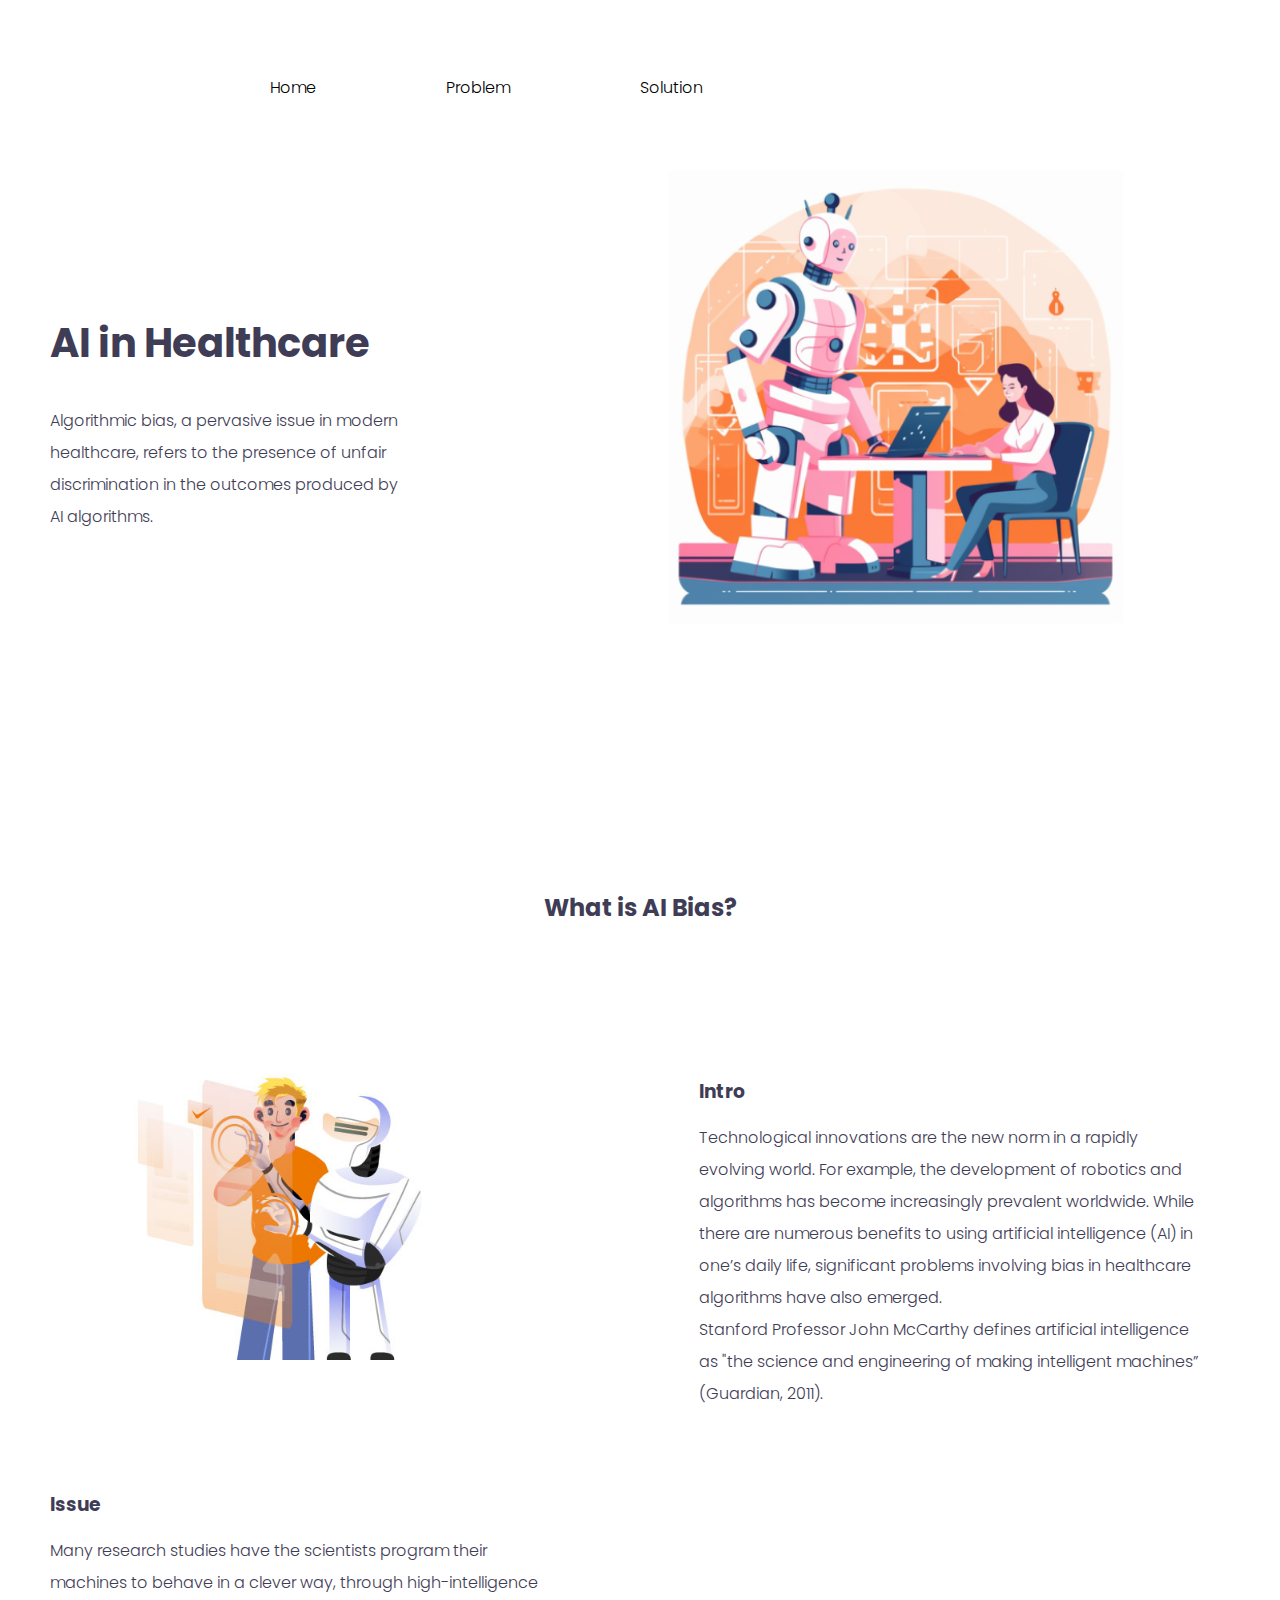
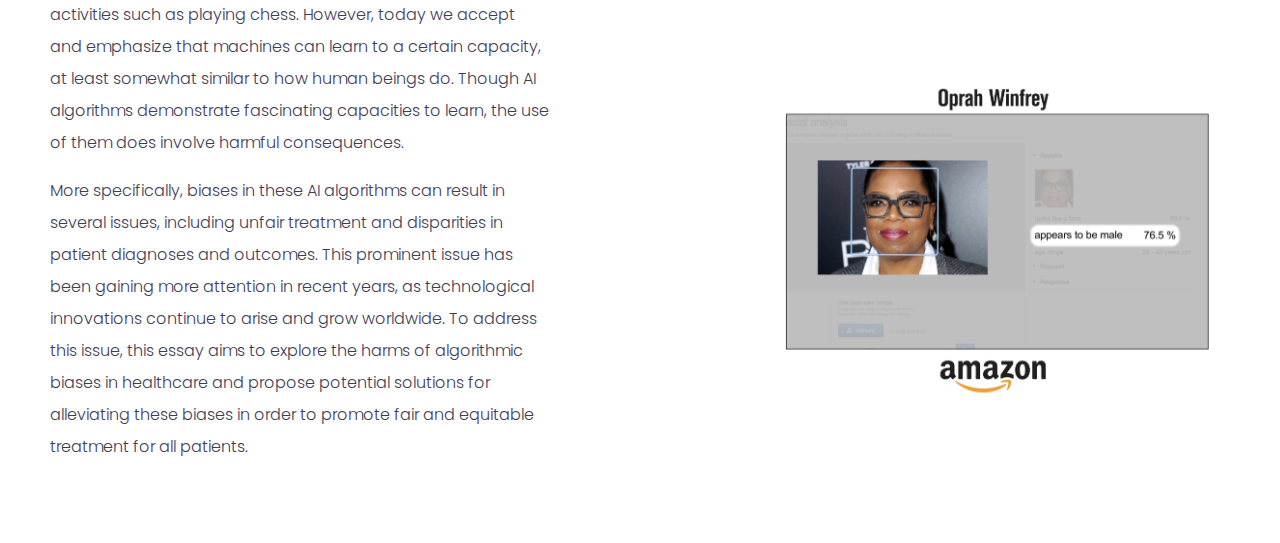
<file: index.html>
<!-- banner
The resources I used as a reference: 
1) https://stackoverflow.com/questions/55174404/how-to-make-2x2-image-grid-css
2) W3 School
3) Mozilla: https://developer.mozilla.org/en-US/docs/Web/CSS/z-index 
-->

<!DOCTYPE html>
<html lang="en">
  <head>
    <meta charset="UTF-8" />
    <meta http-equiv="X-UA-Compatible" content="IE=edge" />
    <meta name="viewport" content="width=device-width, initial-scale=1.0" />
    <!-- google font -->
    <link rel="preconnect" href="https://fonts.googleapis.com">
    <link rel="preconnect" href="https://fonts.gstatic.com" crossorigin>
    <link href="https://fonts.googleapis.com/css2?family=Poppins:wght@300;500&display=swap" rel="stylesheet">
    <!-- main css -->
    <link rel="stylesheet" href="./css/main.css" />
    <title>AI in Healthcare</title>
  </head>
  <body>
<!-- Banner-->
    <!-- header -->
    <header>
      <div class="container">
        <nav class="navbar">
          <!-- Navigation links -->
          <ul class="navbar__links">
            <li class="navbar__link"><a href="index.html">Home</a></li>
            <li class="navbar__link"><a href="problem.html">Problem</a></li>
            <li class="navbar__link"><a href="solution.html">Solution</a></li>
          </ul>
    </header>
    <!-- banner -->
    <section id="banner">
      <div class="container">
        <!-- img -->
        <div class="banner__img">
          <img src="./img/pic_1.png" alt="illustration of women" />
        </div>
        <!-- heading -->
        <div class="banner__heading">
          <h1>AI in Healthcare</h1>
          <p>
            Algorithmic bias, a pervasive issue in modern healthcare, refers to the presence of unfair discrimination in the outcomes produced by AI algorithms.
          </p>
        </div>
      </div>
    </section>

        <!-- things -->
    <section id="things">
      <div class="container">
        <!-- heading -->
        <h2>What is AI Bias?</h2>
        <!-- item 1 -->
        <div class="things__item">
          <!-- img -->
          <img src="./img/home.1.png" alt="illustration of AI and Human" />
          <!-- text -->
          <div class="things__item--heading">
            <h3>Intro</h3>
            <p>
              Technological innovations are the new norm in a rapidly evolving world. For example, the development of robotics and algorithms has become increasingly prevalent worldwide. While there are numerous benefits to using artificial intelligence (AI) in one’s daily life, significant problems involving bias in healthcare algorithms have also emerged. 
              <br> Stanford Professor John McCarthy defines artificial intelligence as "the science and engineering of making intelligent machines” (Guardian, 2011). 
            </p>
          </div>
        </div>
                <div class="things__item">
          <!-- img -->
          <img src="./img/home.2.png" alt="illustration of AI and Human Bias" />
          <!-- text -->
          <div class="things__item--heading">
            <h3>Issue</h3>
            <p>
               Many research studies have the scientists program their machines to behave in a clever way, through high-intelligence activities such as playing chess. However, today we accept and emphasize that machines can learn to a certain capacity, at least somewhat similar to how human beings do. Though AI algorithms demonstrate fascinating capacities to learn, the use of them does involve harmful consequences. 
            </p>
            
            <p>  

            More specifically, biases in these AI algorithms can result in several issues, including unfair treatment and disparities in patient diagnoses and outcomes. This prominent issue has been gaining more attention in recent years, as technological innovations continue to arise and grow worldwide. To address this issue, this essay aims to explore the harms of algorithmic biases in healthcare and propose potential solutions for alleviating these biases in order to promote fair and equitable treatment for all patients. 

          </p>
          </div>
        </div>
  </body>
</html>
</file>
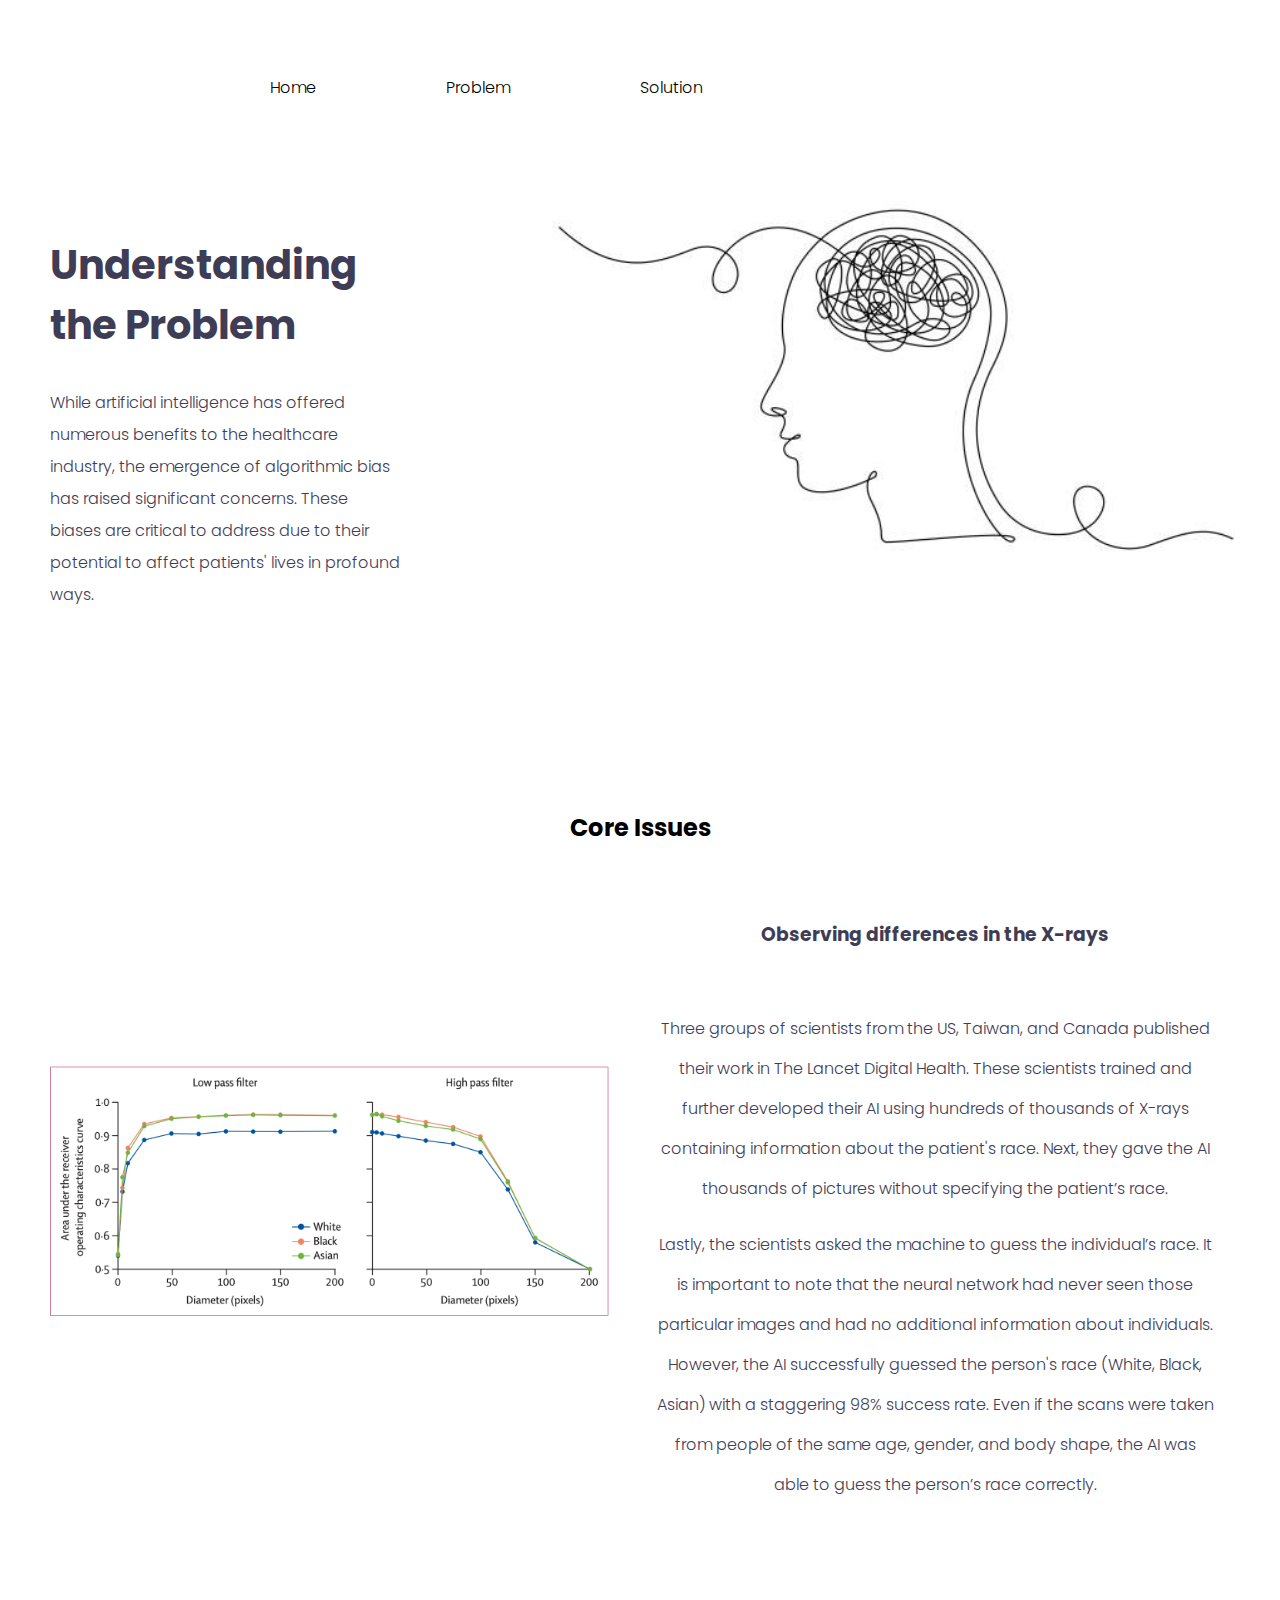
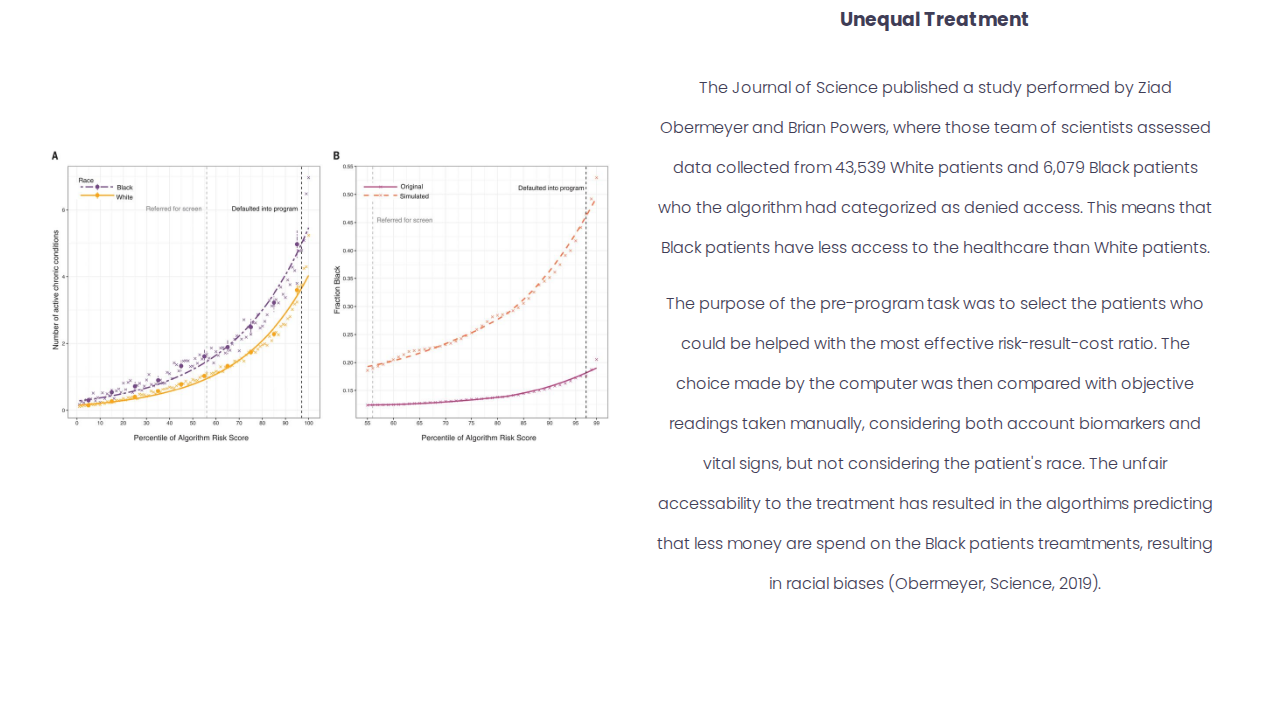
<file: problem.html>
<!DOCTYPE html>
<html lang="en">
  <head>
    <meta charset="UTF-8" />
    <meta http-equiv="X-UA-Compatible" content="IE=edge" />
    <meta name="viewport" content="width=device-width, initial-scale=1.0" />
    <!-- google font -->
    <link rel="preconnect" href="https://fonts.googleapis.com">
    <link rel="preconnect" href="https://fonts.gstatic.com" crossorigin>
    <link href="https://fonts.googleapis.com/css2?family=Poppins:wght@300;500&display=swap" rel="stylesheet">
    <!-- main css -->
    <link rel="stylesheet" href="./css/main.css" />
    <title>The Problem</title>
  </head>
  <body>
    <!-- header -->
    <header>
      <div class="container">
        <nav class="navbar">
          <!-- links -->
          <ul class="navbar__links">
            <li class="navbar__link"><a href="index.html">Home</a></li>
            <li class="navbar__link"><a href="problem.html">Problem</a></li>
            <li class="navbar__link"><a href="solution.html">Solution</a></li>
          </ul>
          <!-- menu button -->
          <div class="navbar__icons">
            <div class="navbar__icon"></div>
          </div>
        </nav>
      </div>
    </header>
        <section id="banner">
      <div class="container">
        <!-- img -->
        <div class="banner__img">
          <img src="./img/problem.png" alt="Problem with AI in Healthcare" />
        </div>
        <!-- heading -->
        <div class="banner__heading">
          <h1>Understanding the Problem </h1>
          <p>
          While artificial intelligence has offered numerous benefits to the healthcare industry, the emergence of algorithmic bias has raised significant concerns. These biases are critical to address due to their potential to affect patients' lives in profound ways.
          </p>
        </div>
      </div>
    </section>
    <!-- Problem -->
    <section id="problem">
      <div class="container">
        <!-- heading -->
        <h2>Core Issues</h2>
        <!-- item 1 -->
        <div class="problem__item">
          <!-- img -->
          <img src="./img/issue 1.png" alt="AI Bias" />
          <!-- text -->
          <div class="problem--heading">
            <h3>Observing differences in the X-rays</h3>
            <p>
              
              <p> Three groups of scientists from the US, Taiwan, and Canada published their work in The Lancet Digital Health. These scientists trained and further developed their AI using hundreds of thousands of X-rays containing information about the patient's race. Next, they gave the AI thousands of pictures without specifying the patient’s race. </p>

              <p> Lastly, the scientists asked the machine to guess the individual’s race. It is important to note that the neural network had never seen those particular images and had no additional information about individuals. However, the AI successfully guessed the person's race (White, Black, Asian) with a staggering 98% success rate. Even if the scans were taken from people of the same age, gender, and body shape, the AI was able to guess the person’s race correctly. </p>

            </p>
          </div>
        </div>
        <!-- item 2 -->
        <div class="problem__item">
          <!-- img -->
          <img src="./img/issue2.png" alt="Unequal Treatment" />
          <!-- text -->
          <div class="problem--heading">
            <h3>Unequal Treatment</h3>
            <p>

              The Journal of Science published a study performed by Ziad Obermeyer and Brian Powers, where those team of scientists assessed data collected from 43,539 White patients and 6,079 Black patients who the algorithm had categorized as denied access. This means that Black patients have less access to the healthcare than White patients.

              <p> The purpose of the pre-program task was to select the patients who could be helped with the most effective risk-result-cost ratio. The choice made by the computer was then compared with objective readings taken manually, considering both account biomarkers and vital signs, but not considering the patient's race. The unfair accessability to the treatment has resulted in the algorthims predicting that less money are spend on the Black patients treamtments, resulting in racial biases (Obermeyer, Science, 2019).
              </p>
            </p>
          </div>
        </div>
      </div>
    </section>
  </body>
</html>
</file>
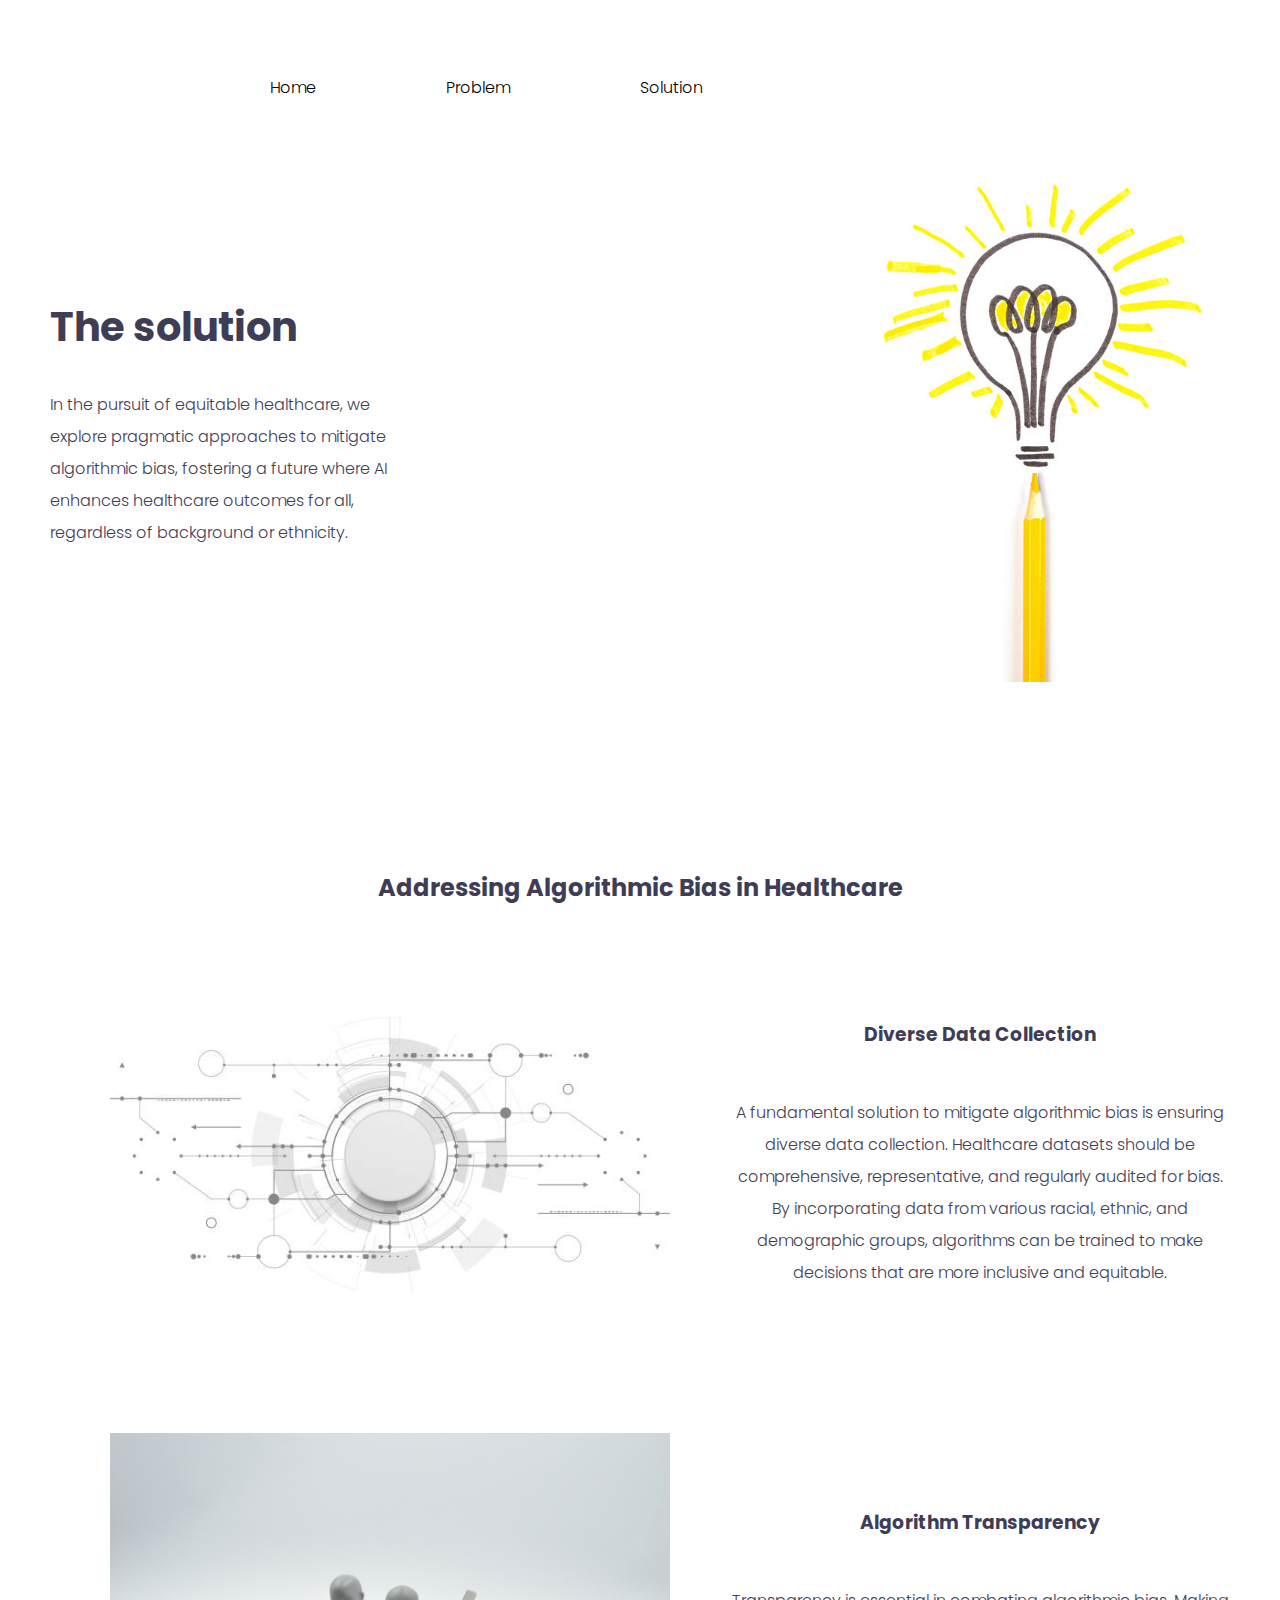
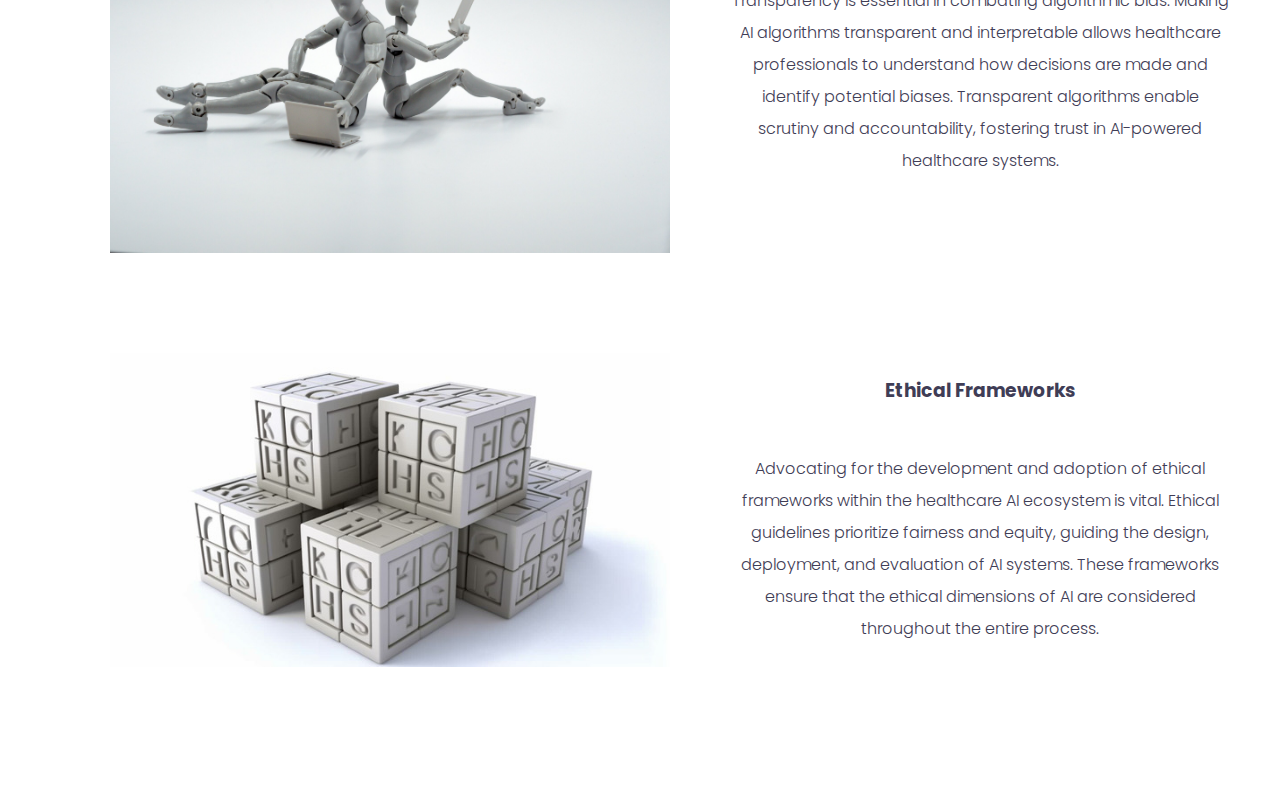
<file: solution.html>
<!DOCTYPE html>
<html lang="en">
  <head>
    <meta charset="UTF-8" />
    <meta http-equiv="X-UA-Compatible" content="IE=edge" />
    <meta name="viewport" content="width=device-width, initial-scale=1.0" />
    <!-- google font -->
      <link rel="preconnect" href="https://fonts.googleapis.com">
    <link rel="preconnect" href="https://fonts.gstatic.com" crossorigin>
    <link href="https://fonts.googleapis.com/css2?family=Poppins:wght@300;500&display=swap" rel="stylesheet">
    <!-- main css -->
    <link rel="stylesheet" href="./css/main.css" />
    <title>Solution</title>
  </head>
  <body>
    <!-- header -->
    <header>
      <div class="container">
        <nav class="navbar">
          <!-- links -->
          <ul class="navbar__links">
            <li class="navbar__link"><a href="index.html">Home</a></li>
            <li class="navbar__link"><a href="problem.html">Problem</a></li>
            <li class="navbar__link"><a href="solution.html">Solution</a></li>
          </ul>
          <!-- menu button -->
          <div class="navbar__icons">
            <div class="navbar__icon"></div>
          </div>
        </nav>
      </div>
    </header>
    <!-- banner -->
    <section id="banner">
      <div class="container">
          <div class="banner__img">
            <img src="./img/solution1.png" alt="solution to problem" />
          </div>
        <!-- heading -->
        <div class="banner__heading">
          <h1>The solution</h1>
          <p>
            In the pursuit of equitable healthcare, we explore pragmatic approaches to mitigate algorithmic bias, fostering a future where AI enhances healthcare outcomes for all, regardless of background or ethnicity.
          </p>
        </div>
      </div>
    </section>
    <!-- Problem -->
    <section id="solution">
      <div class="container">
        <!-- heading -->
        <h2>Addressing Algorithmic Bias in Healthcare</h2>
        <!-- item 1 -->
        <div class="solution__item">
          <!-- img -->
          <img src="./img/solution2.png" alt="AI Bias" />
          <!-- text -->
          <div class="solution--heading">
            <h3>Diverse Data Collection</h3>
            <p>
              A fundamental solution to mitigate algorithmic bias is ensuring diverse data collection. Healthcare datasets should be comprehensive, representative, and regularly audited for bias. By incorporating data from various racial, ethnic, and demographic groups, algorithms can be trained to make decisions that are more inclusive and equitable.
            </p>
          </div>
        </div>
        <!-- item 2 -->
        <div class="solution__item">
          <!-- img -->
          <img src="./img/solution3.png" alt="AI Bias" />
          <!-- text -->
          <div class="solution--heading">
            <h3>Algorithm Transparency</h3>
            <p>
              Transparency is essential in combating algorithmic bias. Making AI algorithms transparent and interpretable allows healthcare professionals to understand how decisions are made and identify potential biases. Transparent algorithms enable scrutiny and accountability, fostering trust in AI-powered healthcare systems.
            </p>
          </div>
        </div>
        <!-- item 3 -->
        <div class="solution__item">
          <!-- img -->
          <img src="./img/solution4.png" alt="AI Bias" />
          <!-- text -->
          <div class="solution--heading">
            <h3>Ethical Frameworks</h3>
            <p>
              Advocating for the development and adoption of ethical frameworks within the healthcare AI ecosystem is vital. Ethical guidelines prioritize fairness and equity, guiding the design, deployment, and evaluation of AI systems. These frameworks ensure that the ethical dimensions of AI are considered throughout the entire process.
            </p>
          </div>
        </div>
          </div>
        </div>
      </div>
    </section>
  </body>
</html>
</file>
<file: css/main.css>
*,
*:before,
*:after {
  margin: 0;
  padding: 0;
  box-sizing: border-box;
}

html {
  scroll-behavior: smooth;
}

body {
  font-family: 'Poppins', sans-serif;
}

img {
  max-width: 100%;
  width: 100%;
}

.container {
  max-width: 1200px;
  width: 100%;
  margin: 0 auto;
  padding: 0 10px;
  height:auto;
}

:root {
  --green: #54b192;
  --gray: #3f3d56;
}

/* === Header === */
header {
  position: absolute;
  width: 100%;
}

.navbar {
  display: flex;
  justify-content: space-between;
  align-items: center;
  padding: 20px 0;
  text-decoration: none;
}

/* Nav Bar */
.navbar__links {
  width: 60%;
  height: 100%;
  z-index: 4; /* Move it to the foreground */
  position: initial;
  display: flex;
  justify-content: flex-end;
  align-items: center;
}

.navbar__link {
  list-style: none;
  margin: 55px;
  align-items: center;
  justify-content: flex-end;
}

.navbar__link a {
  text-decoration: none;
  color: var(--gray);
  color: #000000;
  font-weight: 300;
  transition: var(--smooth);
  padding-left:20px;
}

.navbar__link a:hover {
  color: indigo;
  transition: var(--smooth);
}


/* === Banner === */
#banner {
  position: relative;
  height: 90vh;
  display: flex;
  align-items: center;
}

.banner__img {
  position: absolute;
  top: 0;
  right: 0;
  width: 60%;
  padding-top: 170px;
}

.banner__heading {
  max-width: 350px;
  color: var(--gray);
  z-index: 2;
}

.banner__heading h1 {
  font-size: 40px;
  padding-top: 60px;
  margin-bottom: 0.8em;
  text-align: initial;
}

.banner__heading p {
  font-weight: 300;
  line-height: 32px;
  margin-bottom: 1.5em;
}

/* === Things === */
/* === Things === */
#things {
  position: relative;
  overflow-x: hidden;
  margin-top: 5em;
  margin-bottom: 5em;
}

#things h2 {
  text-align: center;
  color: var(--gray);
  margin-bottom: 3em;
}

.things__dec {
  position: absolute;
  top: 0;
  left: 0;
  transform: translateX(-60%);
  z-index: -1;
}

.things__dec:nth-child(2) {
  top: initial;
  left: initial;
  bottom: 50%;
  right: 0;
  transform: translateX(60%);
  z-index: -1;
}

.things__item {
  margin: 3em 0;
  display: flex;
  justify-content: space-between;
  align-items: center;
  margin: 0;
}

.things__item img {
  padding-bottom: 4em;
}

.things__item--heading {
  text-align: center;
  color: var(--gray);
  width: 45%;
  text-align: initial;
  margin-top: 5em;
}

.things__item--heading p {
  font-weight: 300;
  line-height: 2em;
  padding-top: 1em;
  max-width: 500px;
  margin: 0;
}

@media (min-width: 62em) {
  .things__item img {
    width: 40%;
    padding-bottom: 0;
  }
  .things__item:nth-child(odd) img {
    order: 2;
    width: 40%;
    padding-top:15em;
    padding-bottom: 40px;
  }
  .things__item--heading:nth-child(odd) {
    order: 1;
    width: 45%;
    text-align: initial;
  }
}

/* === Problem === */
#problem {
  position: relative;
  overflow-x: hidden;
  margin-bottom: 30px;
}

#problem h2 {
  text-align: center;
}

#problem h3 {
  text-align: center;
  color: var(--gray);
  margin-bottom: 1em;
  margin-top: 15px;
}

.problem__dec {
  position: absolute;
  display: flex;
  top: 0;
  left: 0;
  transform: translateX(-60%);
}

.problem__item {
  margin: 60px 0;
  display: flex;
  justify-content: space-between;
}

.problem__item img {
  width: 50%;
  height: 50%;
  display: inline-flex;
  align-items: center;
  margin-top: 10em;
  padding-right: 30px;
}

.problem--heading {
  text-align: center;
  color: var(--gray);
}

.problem--heading p {
  font-weight: 300;
  line-height: 2.5em;
  flex-wrap: wrap;
  display: inline-block;
  padding-left: 1em;
  padding-right: 1em;
  padding-top: 1em;
}


/* === Solution === */

#solution {
  position: relative;
  overflow-x: hidden;
  margin-bottom: 30px;
}

#solution h2 {
  text-align: center;
  color: var(--gray);
  margin-bottom: 3em;
  margin-top: 30px;
  padding-top: 30px;
}

.solution__dec {
  position: absolute;
  top: 0;
  left: 0;
  transform: translateX(-60%);
  margin-bottom: 30px;
  display: flex;
}

.solution__item {
  margin: 50px 0;
  display: flex;
  justify-content: space-between;
  align-items: center;
  margin-bottom: 100px;
  maregin-top:20px;
}

.solution__item img {
  width: 50%;
  margin-left: 30px;
  display: flex;
  flex-wrap: wrap;
  padding-bottom: 0;
  padding-left: 30px;
}

.solution--heading {
  text-align: center;
  color: var(--gray);
}

.solution--heading p {
  font-weight: 300;
  line-height: 32px;
  max-width: 300px;
  margin: 0 auto;
  padding-top: 3em;
  max-width: 500px;
  margin: 0;
}
</file>
